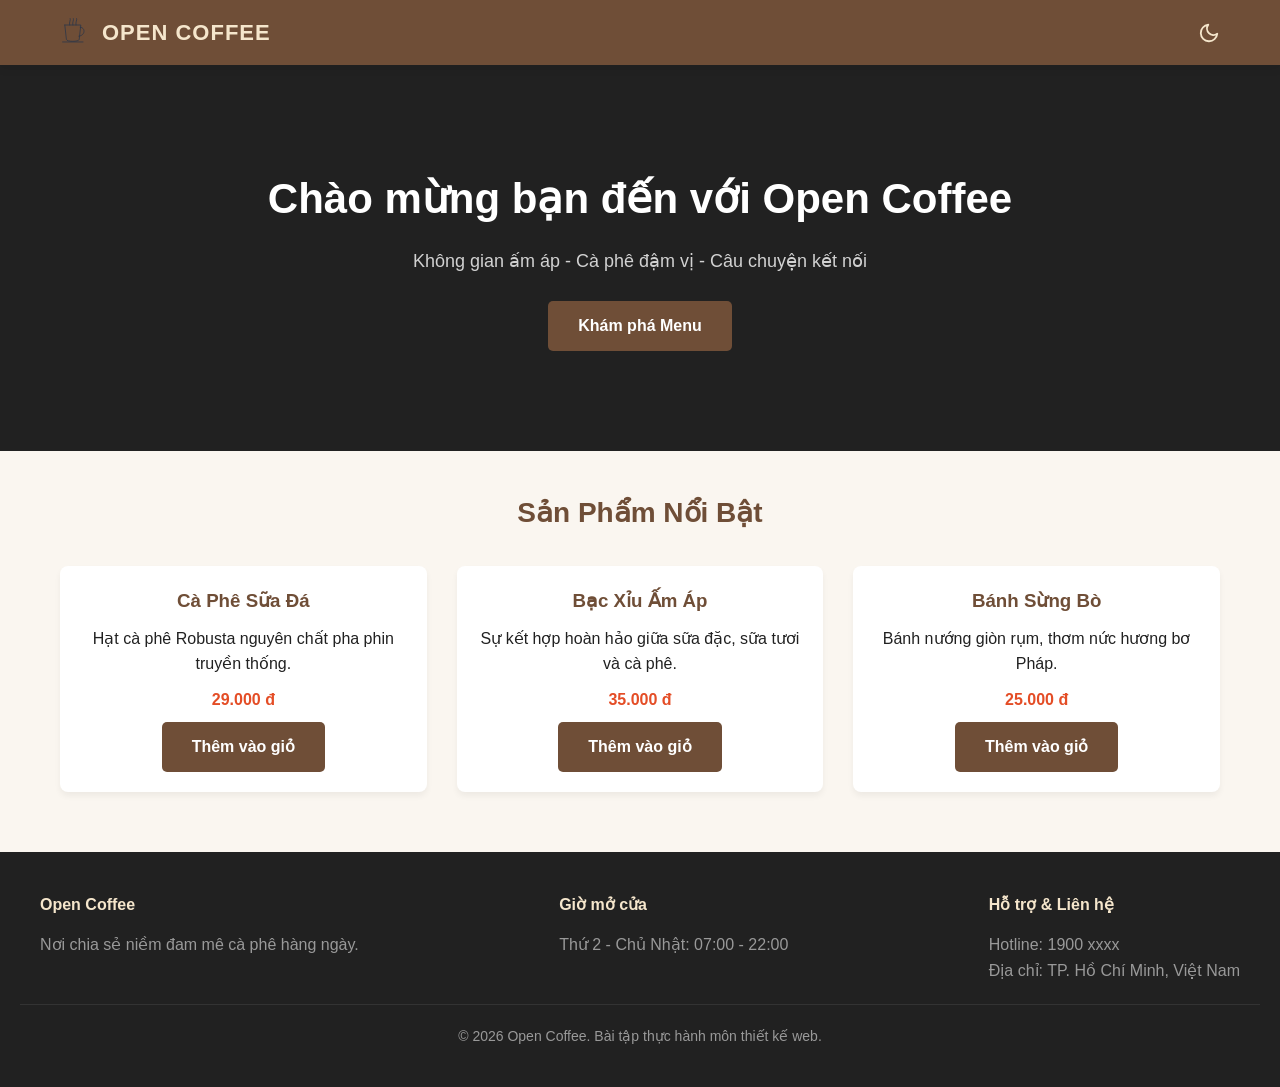
<file: index.html>
<!DOCTYPE html>
<html lang="vi">
<head>
    <meta charset="UTF-8">
    <meta name="viewport" content="width=device-width, initial-scale=1.0">
    <title>Open Coffee - Hương vị kết nối</title>
    <link rel="icon" type="image/svg+xml" href="favicon.svg">
    <link rel="stylesheet" href="style.css">
    <link rel="preconnect" href="https://fonts.googleapis.com">
    <link rel="preconnect" href="https://fonts.gstatic.com" crossorigin>
    <link href="https://fonts.googleapis.com/css2?family=Inter:wght@400;500;600&family=Playfair+Display:wght@700&display=swap" rel="stylesheet">
    <script>
      (function () {
        const saved = localStorage.getItem("theme");
        const prefersDark = window.matchMedia("(prefers-color-scheme: dark)").matches;
        document.documentElement.setAttribute("data-theme", saved || (prefersDark ? "dark" : "light"));
      })();
    </script>
</head>
<body>

    <div id="nav-sentinel"></div>

    <header>
        <nav class="nav-container">
            <a href="index.html" class="logo" aria-label="Open Coffee - về trang chủ">
                <img src="favicon.svg" alt="" class="logo-img" width="32" height="32">
                <span class="logo-text">Open Coffee</span>
            </a>

            <ul class="nav-menu" id="nav-mobile">
                <li><a href="index.html" class="active">Trang chủ</a></li>
                <li><a href="gioithieu.html">Giới thiệu</a></li>
                <li><a href="thucdon.html">Thực đơn</a></li>
                <li><a href="lienhe.html">Liên hệ</a></li>
            </ul>

            <div class="nav-actions">
                <button id="dark-mode-toggle" type="button" aria-pressed="false" aria-label="Chuyển chế độ tối">
                    <svg class="icon-moon" viewBox="0 0 24 24" fill="none" stroke="currentColor" stroke-width="2" stroke-linecap="round" stroke-linejoin="round" aria-hidden="true">
                        <path d="M21 12.79A9 9 0 1 1 11.21 3 7 7 0 0 0 21 12.79Z"/>
                    </svg>
                    <svg class="icon-sun" viewBox="0 0 24 24" fill="none" stroke="currentColor" stroke-width="2" stroke-linecap="round" stroke-linejoin="round" aria-hidden="true">
                        <circle cx="12" cy="12" r="4"/>
                        <path d="M12 2v2M12 20v2M4.93 4.93l1.41 1.41M17.66 17.66l1.41 1.41M2 12h2M20 12h2M6.34 17.66l-1.41 1.41M19.07 4.93l-1.41 1.41"/>
                    </svg>
                </button>
                <button aria-controls="nav-mobile" aria-expanded="false" aria-label="Mở menu" class="nav-toggle">
                    <span></span><span></span><span></span>
                </button>
            </div>
        </nav>
    </header>

    <section class="hero">
        <h1>Chào mừng bạn đến với Open Coffee</h1>
        <p>Không gian ấm áp - Cà phê đậm vị - Câu chuyện kết nối</p>
        <a href="thucdon.html" class="btn">Khám phá Menu</a>
    </section>

    <main class="container">
        <h2 class="section-title">Sản Phẩm Nổi Bật</h2>
        <div class="grid">
            <div class="card">
                
                <h3>Cà Phê Sữa Đá</h3>
                <p>Hạt cà phê Robusta nguyên chất pha phin truyền thống.</p>
                <p class="price">29.000 đ</p>
                <a href="thucdon.html" class="btn">Thêm vào giỏ</a>
            </div>
            <div class="card">
                
                <h3>Bạc Xỉu Ấm Áp</h3>
                <p>Sự kết hợp hoàn hảo giữa sữa đặc, sữa tươi và cà phê.</p>
                <p class="price">35.000 đ</p>
                <a href="thucdon.html" class="btn">Thêm vào giỏ</a>
            </div>
            <div class="card">
                
                <h3>Bánh Sừng Bò</h3>
                <p>Bánh nướng giòn rụm, thơm nức hương bơ Pháp.</p>
                <p class="price">25.000 đ</p>
                <a href="thucdon.html" class="btn">Thêm vào giỏ</a>
            </div>
        </div>
    </main>

    <footer>
        <div class="footer-content">
            <div class="footer-col">
                <h4>Open Coffee</h4>
                <p>Nơi chia sẻ niềm đam mê cà phê hàng ngày.</p>
            </div>
            <div class="footer-col">
                <h4>Giờ mở cửa</h4>
                <p>Thứ 2 - Chủ Nhật: 07:00 - 22:00</p>
            </div>
            <div class="footer-col">
                <h4>Hỗ trợ & Liên hệ</h4>
                <p>Hotline: 1900 xxxx</p>
                <p>Địa chỉ: TP. Hồ Chí Minh, Việt Nam</p>
            </div>
        </div>
        <div class="footer-bottom">
            &copy; 2026 Open Coffee. Bài tập thực hành môn thiết kế web.
        </div>
    </footer>

    <button type="button" id="nut-len-dau" class="to-top" aria-label="Lên đầu trang">
        <svg viewBox="0 0 24 24" fill="none" stroke="currentColor" stroke-width="2" stroke-linecap="round" stroke-linejoin="round" aria-hidden="true">
            <path d="M12 19V5M5 12l7-7 7 7" />
        </svg>
    </button>

    <script type="module" src="./js/main.js"></script>

</body>
</html>
</file>
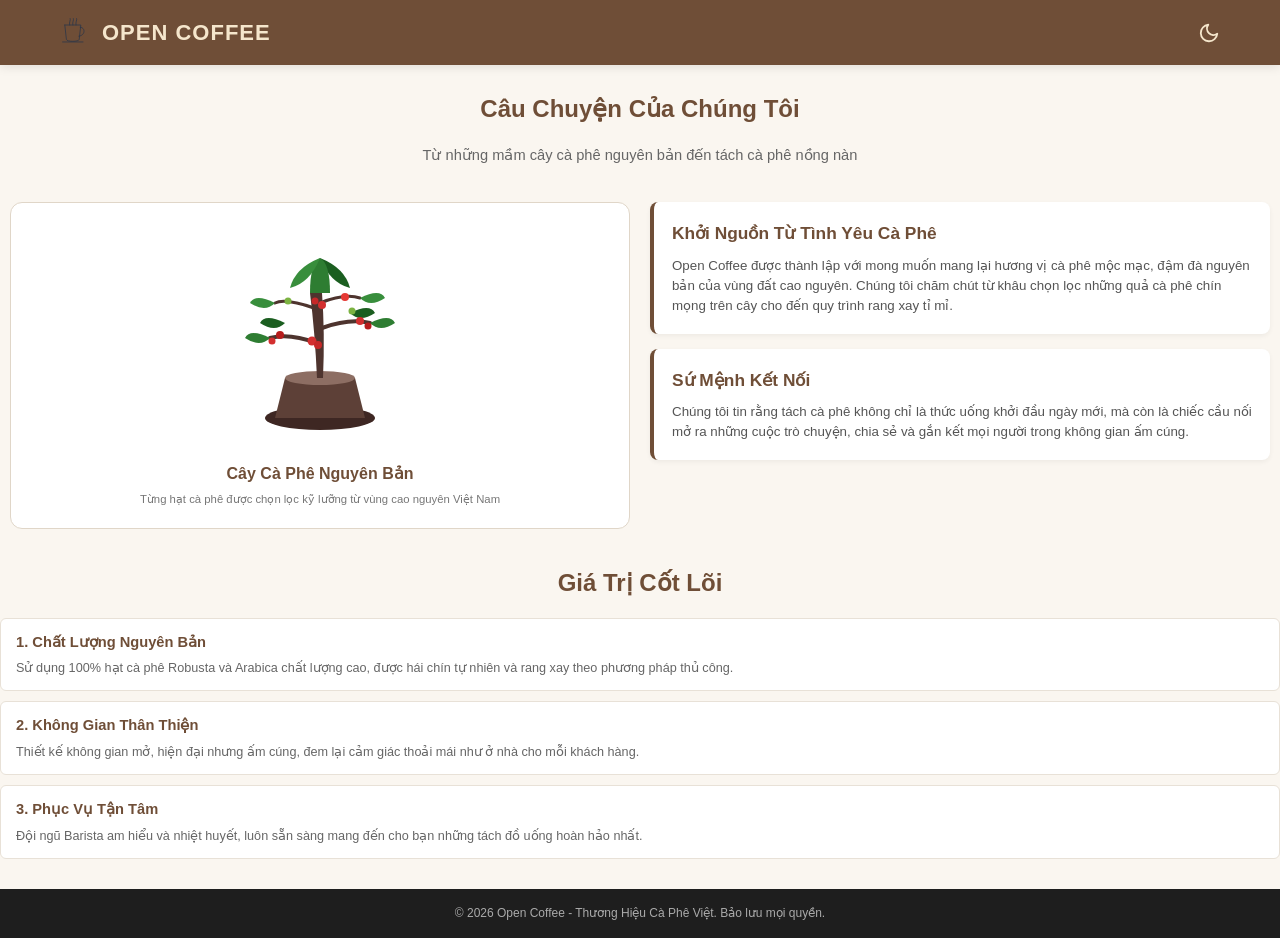
<file: gioithieu.html>
<!DOCTYPE html>
<html lang="vi">
<head>
    <meta charset="UTF-8">
    <meta name="viewport" content="width=device-width, initial-scale=1.0">
    <title>Giới Thiệu Thương Hiệu - Open Coffee</title>
    <link rel="icon" type="image/svg+xml" href="favicon.svg">
    <link rel="stylesheet" href="style.css">
    <link rel="stylesheet" href="https://cdnjs.cloudflare.com/ajax/libs/font-awesome/6.5.1/css/all.min.css">
    <script>
      (function () {
        const saved = localStorage.getItem("theme");
        const prefersDark = window.matchMedia("(prefers-color-scheme: dark)").matches;
        document.documentElement.setAttribute("data-theme", saved || (prefersDark ? "dark" : "light"));
      })();
    </script>
</head>
<body>

   <header>
        <nav class="nav-container">
            <a href="index.html" class="logo" aria-label="Open Coffee - về trang chủ">
                <img src="favicon.svg" alt="" class="logo-img" width="32" height="32">
                <span class="logo-text">Open Coffee</span>
            </a>

            <ul class="nav-menu" id="nav-mobile">
                <li><a href="index.html" >Trang chủ</a></li>
                <li><a href="gioithieu.html" class="active">Giới thiệu</a></li>
                <li><a href="thucdon.html">Thực đơn</a></li>
                <li><a href="lienhe.html">Liên hệ</a></li>
            </ul>

            <div class="nav-actions">
                <button id="dark-mode-toggle" type="button" aria-pressed="false" aria-label="Chuyển chế độ tối">
                    <svg class="icon-moon" viewBox="0 0 24 24" fill="none" stroke="currentColor" stroke-width="2" stroke-linecap="round" stroke-linejoin="round" aria-hidden="true">
                        <path d="M21 12.79A9 9 0 1 1 11.21 3 7 7 0 0 0 21 12.79Z"/>
                    </svg>
                    <svg class="icon-sun" viewBox="0 0 24 24" fill="none" stroke="currentColor" stroke-width="2" stroke-linecap="round" stroke-linejoin="round" aria-hidden="true">
                        <circle cx="12" cy="12" r="4"/>
                        <path d="M12 2v2M12 20v2M4.93 4.93l1.41 1.41M17.66 17.66l1.41 1.41M2 12h2M20 12h2M6.34 17.66l-1.41 1.41M19.07 4.93l-1.41 1.41"/>
                    </svg>
                </button>
                <button aria-controls="nav-mobile" aria-expanded="false" aria-label="Mở menu" class="nav-toggle">
                    <span></span><span></span><span></span>
                </button>
            </div>
        </nav>
    </header>

    <!-- Story Section -->
    <div class="section-title-print">Câu Chuyện Của Chúng Tôi</div>
    <div class="section-subtitle">Từ những mầm cây cà phê nguyên bản đến tách cà phê nồng nàn</div>

    <table class="content-table">
        <tr>
            <td class="col-50">
                <!-- SVG Coffee Tree Illustration (tối ưu: gộp theo nhóm màu, viewBox gọn) -->
                <div class="illustration-box">
                    <svg width="240" height="220" viewBox="0 0 240 220" xmlns="http://www.w3.org/2000/svg" role="img" aria-label="Minh hoạ cây cà phê trong chậu">
                        <!-- Pot / Soil -->
                        <g>
                            <ellipse cx="120" cy="195" rx="55" ry="12" fill="#3e2723"/>
                            <path d="M75,195 L85,155 L155,155 L165,195 Z" fill="#5d4037"/>
                            <ellipse cx="120" cy="155" rx="35" ry="7" fill="#8d6e63"/>
                        </g>

                        <!-- Trunk & branches -->
                        <g fill="none" stroke="#4e342e" stroke-linecap="round">
                            <path d="M117,155 Q115,110 110,70 Q118,65 122,70 Q125,110 123,155 Z" fill="#4e342e" stroke="none"/>
                            <path d="M116,120 Q90,110 70,115" stroke-width="4"/>
                            <path d="M122,105 Q150,95 170,100" stroke-width="4"/>
                            <path d="M114,85 Q85,75 75,80" stroke-width="3"/>
                            <path d="M120,80 Q145,70 160,75" stroke-width="3"/>
                        </g>

                        <!-- Leaves: dark green -->
                        <g fill="#1b5e20">
                            <path d="M120,35 Q145,45 150,65 Q130,60 120,35 Z"/>
                            <path d="M85,100 Q65,90 60,100 Q75,110 85,100 Z"/>
                            <path d="M150,90 Q170,80 175,90 Q160,100 150,90 Z"/>
                        </g>
                        <!-- Leaves: mid green -->
                        <g fill="#2e7d32">
                            <path d="M110,70 Q110,40 120,35 Q130,40 130,70 Z"/>
                            <path d="M70,115 Q50,105 45,115 Q60,125 70,115 Z"/>
                            <path d="M170,100 Q190,90 195,100 Q180,110 170,100 Z"/>
                        </g>
                        <!-- Leaves: light green -->
                        <g fill="#388e3c">
                            <path d="M120,35 Q95,45 90,65 Q110,60 120,35 Z"/>
                            <path d="M75,80 Q55,70 50,80 Q65,90 75,80 Z"/>
                            <path d="M160,75 Q180,65 185,75 Q170,85 160,75 Z"/>
                        </g>

                        <!-- Coffee cherries: ripe red -->
                        <g fill="#d32f2f">
                            <circle cx="112" cy="118" r="4.5"/>
                            <circle cx="72" cy="118" r="3.5"/>
                            <circle cx="160" cy="98" r="4"/>
                            <circle cx="122" cy="82" r="4"/>
                        </g>
                        <g fill="#c62828">
                            <circle cx="118" cy="122" r="4"/>
                            <circle cx="115" cy="78" r="3.5"/>
                        </g>
                        <g fill="#b71c1c">
                            <circle cx="80" cy="112" r="4"/>
                            <circle cx="168" cy="103" r="3.5"/>
                        </g>
                        <circle cx="145" cy="74" r="4" fill="#e53935"/>

                        <!-- Unripe green cherries -->
                        <g fill="#7cb342">
                            <circle cx="88" cy="78" r="3.5"/>
                            <circle cx="152" cy="88" r="3.5"/>
                        </g>
                    </svg>
                    <div class="illustration-title">Cây Cà Phê Nguyên Bản</div>
                    <p style="font-size: 8.5pt; color: #777; margin-top: 4px;">Từng hạt cà phê được chọn lọc kỹ lưỡng từ vùng cao nguyên Việt Nam</p>
                </div>
            </td>
            <td class="col-50">
                <div class="card-print">
                    <h3>Khởi Nguồn Từ Tình Yêu Cà Phê</h3>
                    <p>Open Coffee được thành lập với mong muốn mang lại hương vị cà phê mộc mạc, đậm đà nguyên bản của vùng đất cao nguyên. Chúng tôi chăm chút từ khâu chọn lọc những quả cà phê chín mọng trên cây cho đến quy trình rang xay tỉ mỉ.</p>
                </div>
                <div class="card-print">
                    <h3>Sứ Mệnh Kết Nối</h3>
                    <p>Chúng tôi tin rằng tách cà phê không chỉ là thức uống khởi đầu ngày mới, mà còn là chiếc cầu nối mở ra những cuộc trò chuyện, chia sẻ và gắn kết mọi người trong không gian ấm cúng.</p>
                </div>
            </td>
        </tr>
    </table>

    <!-- Core Values Section -->
    <div class="section-title-print">Giá Trị Cốt Lõi</div>

    <div class="value-item">
        <h4>1. Chất Lượng Nguyên Bản</h4>
        <p>Sử dụng 100% hạt cà phê Robusta và Arabica chất lượng cao, được hái chín tự nhiên và rang xay theo phương pháp thủ công.</p>
    </div>

    <div class="value-item">
        <h4>2. Không Gian Thân Thiện</h4>
        <p>Thiết kế không gian mở, hiện đại nhưng ấm cúng, đem lại cảm giác thoải mái như ở nhà cho mỗi khách hàng.</p>
    </div>

    <div class="value-item">
        <h4>3. Phục Vụ Tận Tâm</h4>
        <p>Đội ngũ Barista am hiểu và nhiệt huyết, luôn sẵn sàng mang đến cho bạn những tách đồ uống hoàn hảo nhất.</p>
    </div>

    <!-- Footer -->
    <div class="footer-print">
        &copy; 2026 Open Coffee - Thương Hiệu Cà Phê Việt. Bảo lưu mọi quyền.
    </div>

      <button type="button" id="nut-len-dau" class="to-top" aria-label="Lên đầu trang">
        <svg viewBox="0 0 24 24" fill="none" stroke="currentColor" stroke-width="2" stroke-linecap="round" stroke-linejoin="round" aria-hidden="true">
            <path d="M12 19V5M5 12l7-7 7 7" />
        </svg>
    </button>

    <script type="module" src="./js/main.js"></script>
    

</body>
</html>
</file>
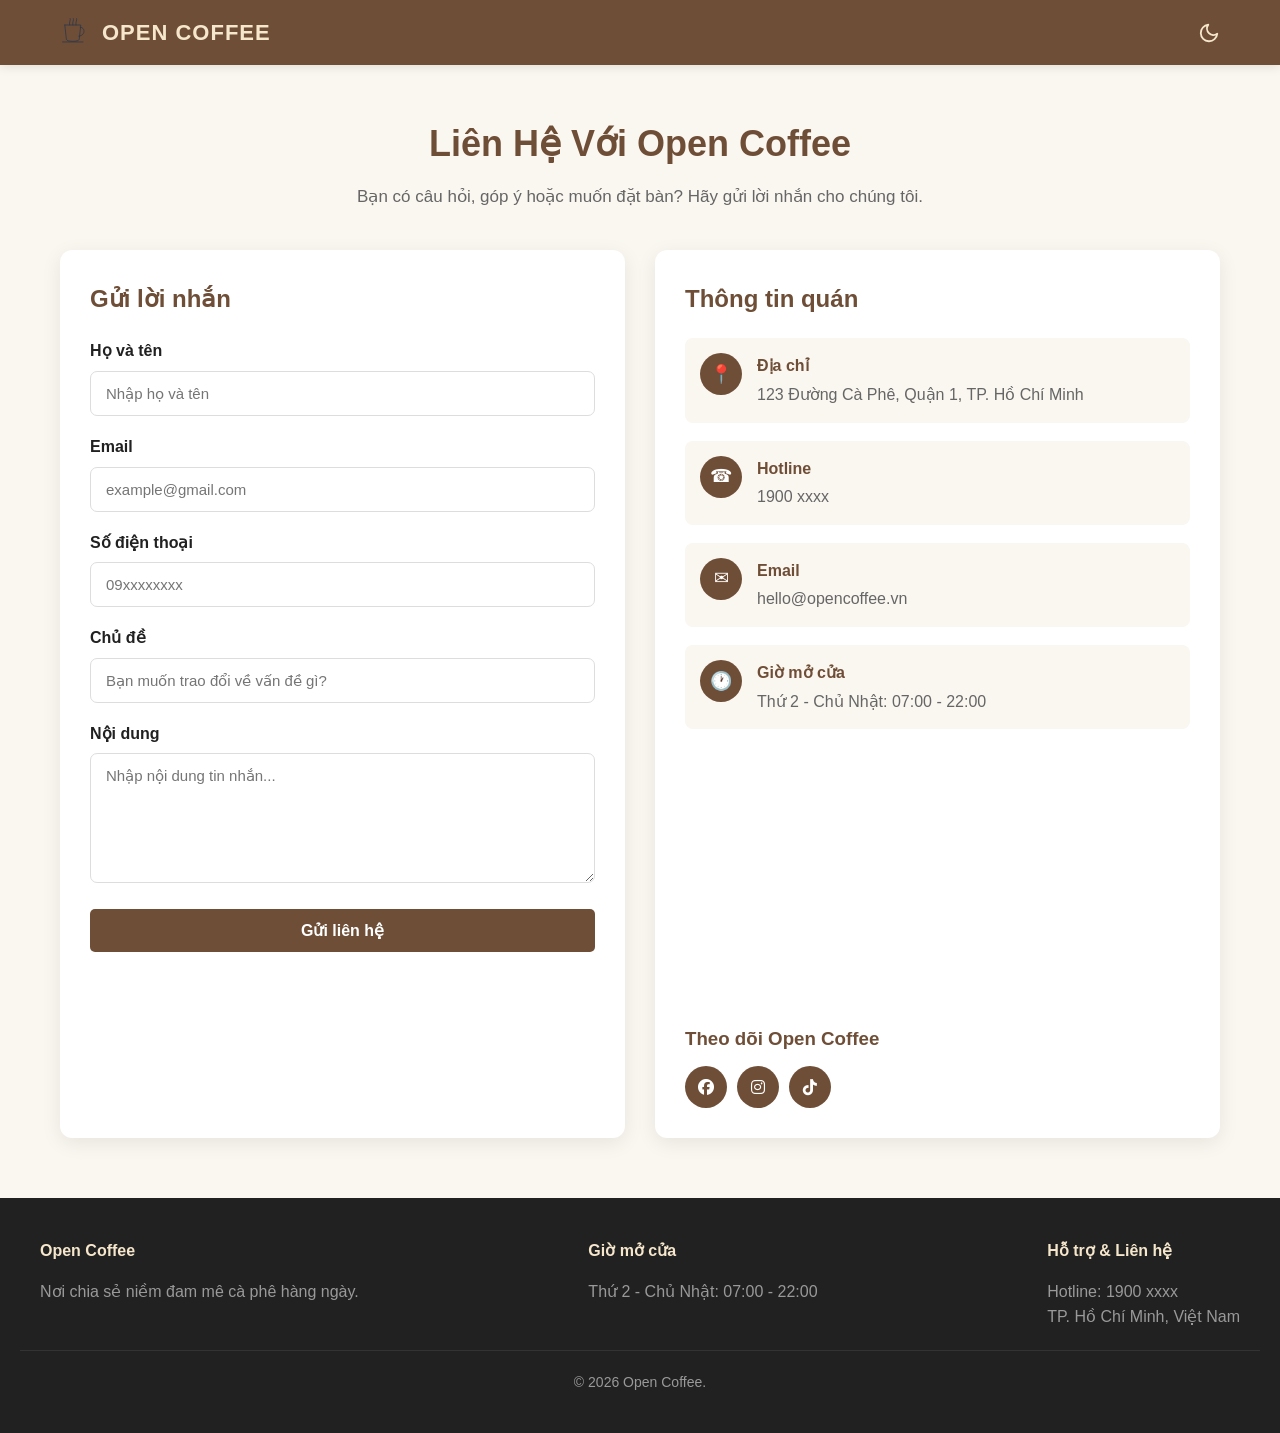
<file: lienhe.html>
<!DOCTYPE html>
<html lang="vi">
<head>
    <meta charset="UTF-8">
    <meta name="viewport" content="width=device-width, initial-scale=1.0">
    <title>Liên hệ - Open Coffee</title>
    <link rel="icon" type="image/svg+xml" href="favicon.svg">
    <link rel="stylesheet" href="style.css">
    <link rel="stylesheet" href="https://cdnjs.cloudflare.com/ajax/libs/font-awesome/6.5.1/css/all.min.css">
    <script>
      (function () {
        const saved = localStorage.getItem("theme");
        const prefersDark = window.matchMedia("(prefers-color-scheme: dark)").matches;
        document.documentElement.setAttribute("data-theme", saved || (prefersDark ? "dark" : "light"));
      })();
    </script>
</head>
<body>

    <div id="nav-sentinel"></div>

    <header>
        <nav class="nav-container">
            <a href="index.html" class="logo" aria-label="Open Coffee - về trang chủ">
                <img src="favicon.svg" alt="" class="logo-img" width="32" height="32">
                <span class="logo-text">Open Coffee</span>
            </a>

            <ul class="nav-menu" id="nav-mobile">
                <li><a href="index.html">Trang chủ</a></li>
                <li><a href="gioithieu.html">Giới thiệu</a></li>
                <li><a href="thucdon.html">Thực đơn</a></li>
                <li><a href="lienhe.html" class="active">Liên hệ</a></li>
            </ul>

            <div class="nav-actions">
                <button id="dark-mode-toggle" type="button" aria-pressed="false" aria-label="Chuyển chế độ tối">
                    <svg class="icon-moon" viewBox="0 0 24 24" fill="none" stroke="currentColor" stroke-width="2" stroke-linecap="round" stroke-linejoin="round" aria-hidden="true">
                        <path d="M21 12.79A9 9 0 1 1 11.21 3 7 7 0 0 0 21 12.79Z"/>
                    </svg>
                    <svg class="icon-sun" viewBox="0 0 24 24" fill="none" stroke="currentColor" stroke-width="2" stroke-linecap="round" stroke-linejoin="round" aria-hidden="true">
                        <circle cx="12" cy="12" r="4"/>
                        <path d="M12 2v2M12 20v2M4.93 4.93l1.41 1.41M17.66 17.66l1.41 1.41M2 12h2M20 12h2M6.34 17.66l-1.41 1.41M19.07 4.93l-1.41 1.41"/>
                    </svg>
                </button>
                <button aria-controls="nav-mobile" aria-expanded="false" aria-label="Mở menu" class="nav-toggle">
                    <span></span><span></span><span></span>
                </button>
            </div>
        </nav>
    </header>

    <main class="contact-page">
        <section class="contact-intro">
            <h1>Liên Hệ Với Open Coffee</h1>
            <p>Bạn có câu hỏi, góp ý hoặc muốn đặt bàn? Hãy gửi lời nhắn cho chúng tôi.</p>
        </section>
        <div class="contact-wrapper">
            <section class="contact-box">
                <h2>Gửi lời nhắn</h2>
                <form class="contact-form" id="contactForm">
                    <label for="name">Họ và tên</label>
                    <input type="text" id="name" name="name" placeholder="Nhập họ và tên" required>

                    <label for="email">Email</label>
                    <input type="email" id="email" name="email" placeholder="example@gmail.com" required>

                    <label for="phone">Số điện thoại</label>
                    <input type="tel" id="phone" name="phone" placeholder="09xxxxxxxx">

                    <label for="subject">Chủ đề</label>
                    <input type="text" id="subject" name="subject" placeholder="Bạn muốn trao đổi về vấn đề gì?">

                    <label for="message">Nội dung</label>
                    <textarea id="message" name="message" placeholder="Nhập nội dung tin nhắn..." required></textarea>

                    <button type="submit" class="btn">Gửi liên hệ</button>
                    <div class="form-message" id="formMessage">✓ Cảm ơn bạn! Tin nhắn đã được ghi nhận.</div>
                </form>
            </section>

            <section class="contact-box">
                <h2>Thông tin quán</h2>
                <div class="contact-info">
                    <div class="info-item">
                        <div class="info-icon">📍</div>
                        <div>
                            <h3>Địa chỉ</h3>
                            <p>123 Đường Cà Phê, Quận 1, TP. Hồ Chí Minh</p>
                        </div>
                    </div>
                    <div class="info-item">
                        <div class="info-icon">☎</div>
                        <div>
                            <h3>Hotline</h3>
                            <p><a href="tel:19000000">1900 xxxx</a></p>
                        </div>
                    </div>
                    <div class="info-item">
                        <div class="info-icon">✉</div>
                        <div>
                            <h3>Email</h3>
                            <p><a href="mailto:hello@opencoffee.vn">hello@opencoffee.vn</a></p>
                        </div>
                    </div>
                    <div class="info-item">
                        <div class="info-icon">🕐</div>
                        <div>
                            <h3>Giờ mở cửa</h3>
                            <p>Thứ 2 - Chủ Nhật: 07:00 - 22:00</p>
                        </div>
                    </div>
                </div>

                <div class="map">
                    <iframe
                        src="https://www.google.com/maps/embed?pb=!1m18!1m12!1m3!1d3919.489799292158!2d106.699411!3d10.773727!2m3!1f0!2f0!3f0!3m2!1i1024!2i768!4f13.1!3m3!1m2!1s0x0%3A0x0!2zMTDCsDQ2JzI1LjQiTiAxMDbCsDQxJzU3LjkiRQ!5e0!3m2!1svi!2svn!4v1625000000000"
                        allowfullscreen
                        loading="lazy"
                        referrerpolicy="no-referrer-when-downgrade">
                    </iframe>
                </div>

                
                   
                    <div class="social-contact">
  <h3>Theo dõi Open Coffee</h3>
  <div class="social-links">
    <!-- Facebook -->
    <a href="https://facebook.com/" target="_blank">
      <i class="fa-brands fa-facebook"></i>
    </a>

    <!-- Instagram -->
    <a href="https://instagram.com/" target="_blank">
      <i class="fa-brands fa-instagram"></i>
    </a>

    <!-- TikTok -->
    <a href="https://tiktok.com/" target="_blank">
      <i class="fa-brands fa-tiktok"></i>
    </a>
  </div>
</div>
                </div>
           
        </div>
         </section>
    </main>

    <footer>
        <div class="footer-content">
            <div class="footer-col">
                <h4>Open Coffee</h4>
                <p>Nơi chia sẻ niềm đam mê cà phê hàng ngày.</p>
            </div>
            <div class="footer-col">
                <h4>Giờ mở cửa</h4>
                <p>Thứ 2 - Chủ Nhật: 07:00 - 22:00</p>
            </div>
            <div class="footer-col">
                <h4>Hỗ trợ & Liên hệ</h4>
                <p>Hotline: 1900 xxxx</p>
                <p>TP. Hồ Chí Minh, Việt Nam</p>
            </div>
        </div>
        <div class="footer-bottom">
            &copy; 2026 Open Coffee.
        </div>
    </footer>

    <button type="button" id="nut-len-dau" class="to-top" aria-label="Lên đầu trang">
        <svg viewBox="0 0 24 24" fill="none" stroke="currentColor" stroke-width="2" stroke-linecap="round" stroke-linejoin="round" aria-hidden="true">
            <path d="M12 19V5M5 12l7-7 7 7" />
        </svg>
    </button>

    <script type="module" src="./js/main.js"></script>
    <script src="lienhe.js"></script>
</body>
</html>
</file>
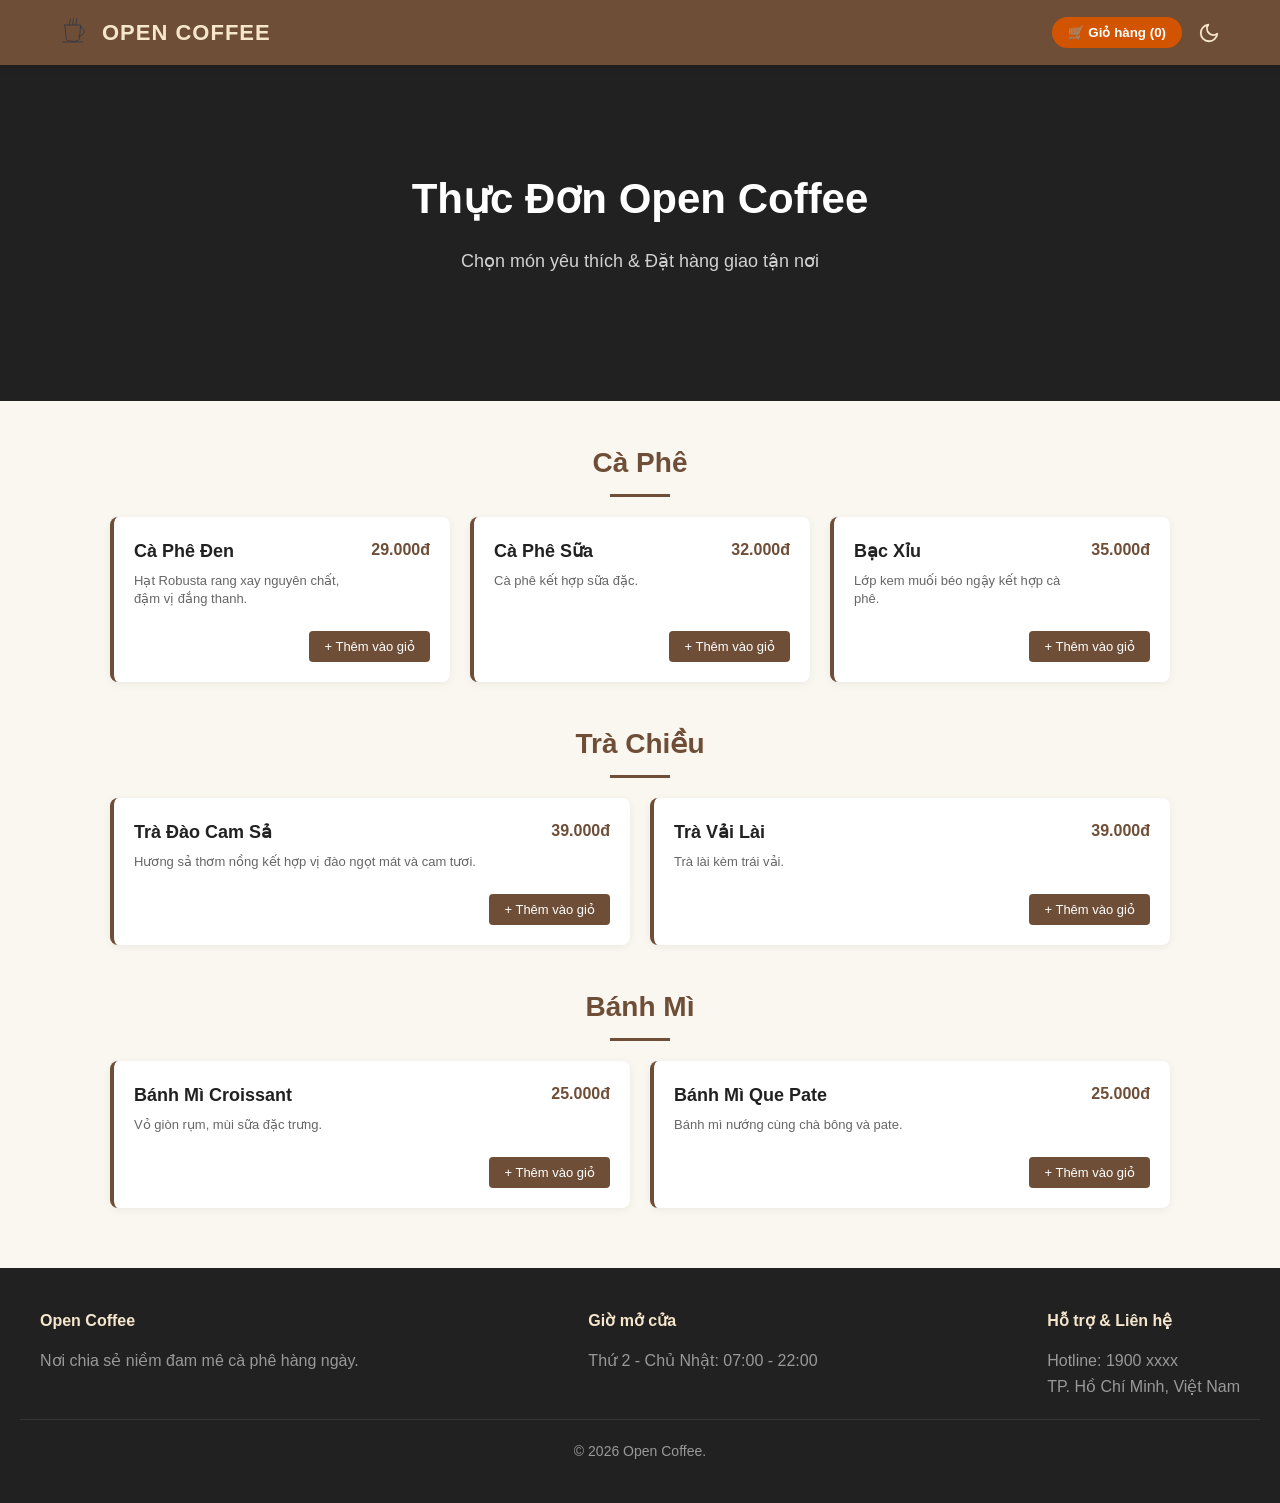
<file: thucdon.html>
<!DOCTYPE html>
<html lang="vi">
<head>
    <meta charset="UTF-8">
    <meta name="viewport" content="width=device-width, initial-scale=1.0">
    <title>Thực đơn & Đặt hàng - Open Coffee</title>
    <link rel="icon" type="image/svg+xml" href="favicon.svg">
    <link rel="stylesheet" href="style.css">
    <script>
      (function () {
        const saved = localStorage.getItem("theme");
        const prefersDark = window.matchMedia("(prefers-color-scheme: dark)").matches;
        document.documentElement.setAttribute("data-theme", saved || (prefersDark ? "dark" : "light"));
      })();
    </script>
</head>
<body>

    <div id="nav-sentinel"></div>

    <header>
        <nav class="nav-container">
            <a href="index.html" class="logo" aria-label="Open Coffee - về trang chủ">
                <img src="favicon.svg" alt="" class="logo-img" width="32" height="32">
                <span class="logo-text">Open Coffee</span>
            </a>

            <ul class="nav-menu" id="nav-mobile">
                <li><a href="index.html">Trang chủ</a></li>
                <li><a href="gioithieu.html">Giới thiệu</a></li>
                <li><a href="thucdon.html" class="active">Thực đơn</a></li>
                <li><a href="lienhe.html">Liên hệ</a></li>
            </ul>

            <div class="nav-actions">
                <button class="cart-btn-header" type="button" onclick="openCart()">
                    🛒 Giỏ hàng (<span id="cart-count">0</span>)
                </button>
                <button id="dark-mode-toggle" type="button" aria-pressed="false" aria-label="Chuyển chế độ tối">
                    <svg class="icon-moon" viewBox="0 0 24 24" fill="none" stroke="currentColor" stroke-width="2" stroke-linecap="round" stroke-linejoin="round" aria-hidden="true">
                        <path d="M21 12.79A9 9 0 1 1 11.21 3 7 7 0 0 0 21 12.79Z"/>
                    </svg>
                    <svg class="icon-sun" viewBox="0 0 24 24" fill="none" stroke="currentColor" stroke-width="2" stroke-linecap="round" stroke-linejoin="round" aria-hidden="true">
                        <circle cx="12" cy="12" r="4"/>
                        <path d="M12 2v2M12 20v2M4.93 4.93l1.41 1.41M17.66 17.66l1.41 1.41M2 12h2M20 12h2M6.34 17.66l-1.41 1.41M19.07 4.93l-1.41 1.41"/>
                    </svg>
                </button>
                <button aria-controls="nav-mobile" aria-expanded="false" aria-label="Mở menu" class="nav-toggle">
                    <span></span><span></span><span></span>
                </button>
            </div>
        </nav>
    </header>

    <section class="hero">
        <h1>Thực Đơn Open Coffee</h1>
        <p>Chọn món yêu thích & Đặt hàng giao tận nơi</p>
    </section>

    <main class="menu-container">
        <!-- CÀ PHÊ -->
        <h2 class="category-title">Cà Phê</h2>
        <div class="menu-grid">
            <div class="menu-item">
                <div class="item-header">
                    <div class="item-info">
                        <h3>Cà Phê Đen</h3>
                        <p>Hạt Robusta rang xay nguyên chất, đậm vị đắng thanh.</p>
                    </div>
                    <div class="item-price">29.000đ</div>
                </div>
                <button class="btn-add" onclick="addToCart('Cà Phê Đen', 29000)">+ Thêm vào giỏ</button>
            </div>
            <div class="menu-item">
                <div class="item-header">
                    <div class="item-info">
                        <h3>Cà Phê Sữa</h3>
                        <p>Cà phê kết hợp sữa đặc.</p>
                    </div>
                    <div class="item-price">32.000đ</div>
                </div>
                <button class="btn-add" onclick="addToCart('Cà Phê Sữa', 32000)">+ Thêm vào giỏ</button>
            </div>
            <div class="menu-item">
                <div class="item-header">
                    <div class="item-info">
                        <h3>Bạc Xỉu</h3>
                        <p>Lớp kem muối béo ngậy kết hợp cà phê.</p>
                    </div>
                    <div class="item-price">35.000đ</div>
                </div>
                <button class="btn-add" onclick="addToCart('Bạc Xỉu', 35000)">+ Thêm vào giỏ</button>
            </div>
        </div>

        <!-- TRÀ -->
        <h2 class="category-title">Trà Chiều</h2>
        <div class="menu-grid">
            <div class="menu-item">
                <div class="item-header">
                    <div class="item-info">
                        <h3>Trà Đào Cam Sả</h3>
                        <p>Hương sả thơm nồng kết hợp vị đào ngọt mát và cam tươi.</p>
                    </div>
                    <div class="item-price">39.000đ</div>
                </div>
                <button class="btn-add" onclick="addToCart('Trà Đào Cam Sả', 39000)">+ Thêm vào giỏ</button>
            </div>
            <div class="menu-item">
                <div class="item-header">
                    <div class="item-info">
                        <h3>Trà Vải Lài</h3>
                        <p>Trà lài kèm trái vải.</p>
                    </div>
                    <div class="item-price">39.000đ</div>
                </div>
                <button class="btn-add" onclick="addToCart('Trà Vải Lài', 39000)">+ Thêm vào giỏ</button>
            </div>
        </div>

        <!-- BÁNH MÌ -->
        <h2 class="category-title">Bánh Mì</h2>
        <div class="menu-grid">
            <div class="menu-item">
                <div class="item-header">
                    <div class="item-info">
                        <h3>Bánh Mì Croissant</h3>
                        <p>Vỏ giòn rụm, mùi sữa đặc trưng.</p>
                    </div>
                    <div class="item-price">25.000đ</div>
                </div>
                <button class="btn-add" onclick="addToCart('Bánh Mì Croissant', 25000)">+ Thêm vào giỏ</button>
            </div>
            <div class="menu-item">
                <div class="item-header">
                    <div class="item-info">
                        <h3>Bánh Mì Que Pate</h3>
                        <p>Bánh mì nướng cùng chà bông và pate.</p>
                    </div>
                    <div class="item-price">25.000đ</div>
                </div>
                <button class="btn-add" onclick="addToCart('Bánh Mì Que Pate', 25000)">+ Thêm vào giỏ</button>
            </div>
        </div>
    </main>

    <!-- MODAL GIỎ HÀNG & ĐẶT HÀNG -->
    <div class="modal-overlay" id="cartModal">
        <div class="modal-content">
            <div class="modal-header">
                <h3>Giỏ Hàng Của Bạn</h3>
                <button class="close-btn" onclick="closeCart()">&times;</button>
            </div>

            <div class="cart-list" id="cartList"></div>

            <div class="cart-total">
                Tổng cộng: <span id="cartTotal">0đ</span>
            </div>

            <form class="order-form" onsubmit="handleOrderSubmit(event)">
                <h4 style="margin-bottom: 10px; color: var(--cafe-brown);">Thông tin giao hàng:</h4>
                <input type="text" id="custName" placeholder="Họ và tên *" required>
                <input type="tel" id="custPhone" placeholder="Số điện thoại *" required>
                <input type="text" id="custAddress" placeholder="Địa chỉ giao hàng *" required>
                <textarea id="custNote" rows="2" placeholder="Ghi chú thêm (ít đường, ít đá...)"></textarea>

                <button type="submit" class="btn-submit-order">XÁC NHẬN ĐẶT HÀNG</button>
            </form>
        </div>
    </div>

    <footer>
        <div class="footer-content">
            <div class="footer-col">
                <h4>Open Coffee</h4>
                <p>Nơi chia sẻ niềm đam mê cà phê hàng ngày.</p>
            </div>
            <div class="footer-col">
                <h4>Giờ mở cửa</h4>
                <p>Thứ 2 - Chủ Nhật: 07:00 - 22:00</p>
            </div>
            <div class="footer-col">
                <h4>Hỗ trợ & Liên hệ</h4>
                <p>Hotline: 1900 xxxx</p>
                <p>TP. Hồ Chí Minh, Việt Nam</p>
            </div>
        </div>
        <div class="footer-bottom">
            &copy; 2026 Open Coffee.
        </div>
    </footer>

    <button type="button" id="nut-len-dau" class="to-top" aria-label="Lên đầu trang">
        <svg viewBox="0 0 24 24" fill="none" stroke="currentColor" stroke-width="2" stroke-linecap="round" stroke-linejoin="round" aria-hidden="true">
            <path d="M12 19V5M5 12l7-7 7 7" />
        </svg>
    </button>

    <script type="module" src="./js/main.js"></script>
    <script src="thucdon.js"></script>

</body>
</html>
</file>
<file: style.css>
/* ============================================================
   1. BIẾN & CẤU HÌNH CHUNG
   ============================================================ */
:root {
    --cafe-brown: #6F4E37;
    --cafe-brown-dark: #553c2a;
    --cream: #F5E6CC;
    --dark-charcoal: #212121;
    --light-bg: #FAF6F0;
    --white: #FFFFFF;
    --orange: #d35400;
    --price-color: #e44d26;

    /* Theme (đổi theo data-theme) */
    --bg: var(--light-bg);
    --text: var(--dark-charcoal);
    --card-bg: var(--white);
    --header-bg: var(--cafe-brown);
    --header-text: var(--cream);
    --muted-text: #666;
}

[data-theme="dark"] {
    --bg: #121212;
    --text: #f0f0f0;
    --card-bg: #1e1e1e;
    --header-bg: #3d2b1f;   /* nâu tối hơn khi ở dark mode, vẫn giữ tông nâu */
    --header-text: var(--cream);
    --muted-text: #aaaaaa;
}

* {
    margin: 0;
    padding: 0;
    box-sizing: border-box;
    font-family: 'Segoe UI', Tahoma, Geneva, Verdana, sans-serif;
}

body {
    background-color: var(--bg);
    color: var(--text);
    line-height: 1.6;
    transition: background 0.3s, color 0.3s;
}

a {
    text-decoration: none;
    color: inherit;
}

/* ============================================================
   2. HEADER / NAVBAR (dùng chung mọi trang)
   ============================================================ */
header {
    background-color: var(--header-bg);
    position: sticky;
    top: 0;
    z-index: 1000;
    box-shadow: 0 2px 10px rgba(0,0,0,0.1);
    transition: background 0.3s;
}

header.scrolled {
    box-shadow: 0 2px 12px rgba(0,0,0,0.25);
}

.nav-container {
    max-width: 1200px;
    margin: 0 auto;
    display: flex;
    justify-content: space-between;
    align-items: center;
    padding: 15px 20px;
}

/* Logo (cụm ảnh + tên quán, bấm về trang chủ) */
.logo {
    display: flex;
    align-items: center;
    gap: 10px;
    color: var(--header-text);
    font-size: 22px;
    font-weight: bold;
    text-transform: uppercase;
    letter-spacing: 1px;
}

.logo-img {
    display: block;
}

.logo-text {
    color: var(--header-text);
}

/* Menu ngang */
.nav-menu {
    display: flex;
    list-style: none;
    gap: 25px;
}

.nav-menu.hidden {
    display: none;
}

.nav-menu a {
    color: var(--header-text);
    font-weight: 500;
    transition: color 0.3s;
}

.nav-menu a:hover,
.nav-menu a.active {
    color: var(--white);
    border-bottom: 2px solid var(--cream);
    padding-bottom: 5px;
}

/* Cụm nút bên phải: dark mode + hamburger */
.nav-actions {
    display: flex;
    align-items: center;
    gap: 16px;
    margin-left: 24px;
}

#dark-mode-toggle {
    background: none;
    border: none;
    cursor: pointer;
    display: flex;
    align-items: center;
    color: var(--header-text);
    width: 22px;
    height: 22px;
    padding: 0;
}

#dark-mode-toggle .icon-sun,
#dark-mode-toggle .icon-moon {
    width: 22px;
    height: 22px;
}

#dark-mode-toggle .icon-sun { display: none; }
[data-theme="dark"] #dark-mode-toggle .icon-moon { display: none; }
[data-theme="dark"] #dark-mode-toggle .icon-sun { display: block; }

.nav-toggle {
    display: none; /* bật ở @media mobile phía dưới nếu cần */
    background: none;
    border: none;
    cursor: pointer;
}

/* Nút giỏ hàng trong header (trang thực đơn) */
.cart-btn-header {
    background-color: var(--orange);
    color: white;
    border: none;
    padding: 8px 16px;
    border-radius: 20px;
    cursor: pointer;
    font-weight: bold;
    margin-left: 20px;
}

/* ============================================================
   3. HERO / BANNER (dùng chung)
   ============================================================ */
.hero {
    background-color: var(--dark-charcoal);
    color: var(--cream);
    padding: 100px 20px;
    text-align: center;
}

.hero h1 {
    font-size: 42px;
    margin-bottom: 15px;
    color: var(--white);
}

.hero p {
    font-size: 18px;
    color: #d1d1d1;
    margin-bottom: 25px;
}

.btn {
    display: inline-block;
    background-color: var(--cafe-brown);
    color: var(--white);
    padding: 12px 30px;
    border-radius: 5px;
    font-weight: bold;
    border: none;
    cursor: pointer;
    transition: background 0.3s;
}

.btn:hover {
    background-color: var(--cafe-brown-dark);
}

/* ============================================================
   4. BỐ CỤC NỘI DUNG CHUNG
   ============================================================ */
.container {
    max-width: 1200px;
    margin: 40px auto;
    padding: 0 20px;
}

.section-title {
    text-align: center;
    color: var(--cafe-brown);
    margin-bottom: 30px;
    font-size: 28px;
    position: relative;
}

/* ============================================================
   5. GRID SẢN PHẨM (Trang chủ)
   ============================================================ */
.grid {
    display: grid;
    grid-template-columns: repeat(auto-fit, minmax(280px, 1fr));
    gap: 30px;
}

.card {
    background-color: var(--card-bg);
    border-radius: 8px;
    overflow: hidden;
    box-shadow: 0 4px 6px rgba(0,0,0,0.05);
    padding: 20px;
    text-align: center;
    transition: background 0.3s;
}

.card img {
    width: 100%;
    height: 200px;
    object-fit: cover;
    border-radius: 6px;
    margin-bottom: 15px;
}

.card h3 {
    margin-bottom: 10px;
    color: var(--cafe-brown);
}

.price {
    font-weight: bold;
    color: var(--price-color);
    margin: 10px 0;
}

/* ============================================================
   6. TRANG THỰC ĐƠN
   ============================================================ */
.menu-container {
    max-width: 1100px;
    margin: 40px auto;
    padding: 0 20px;
}

.category-title {
    color: var(--cafe-brown);
    font-size: 28px;
    text-align: center;
    margin: 40px 0 20px;
    position: relative;
}

.category-title::after {
    content: '';
    display: block;
    width: 60px;
    height: 3px;
    background-color: var(--cafe-brown);
    margin: 8px auto 0;
}

.menu-grid {
    display: grid;
    grid-template-columns: repeat(auto-fit, minmax(300px, 1fr));
    gap: 20px;
}

.menu-item {
    background-color: var(--card-bg);
    border-radius: 8px;
    padding: 20px;
    box-shadow: 0 2px 8px rgba(0,0,0,0.06);
    display: flex;
    flex-direction: column;
    justify-content: space-between;
    border-left: 4px solid var(--cafe-brown);
    transition: background 0.3s;
}

.item-header {
    display: flex;
    justify-content: space-between;
    align-items: flex-start;
    margin-bottom: 8px;
}

.item-info {
    flex: 1;
    padding-right: 15px;
}

.item-info h3 {
    font-size: 18px;
    color: var(--text);
    margin-bottom: 6px;
}

.item-info p {
    font-size: 13px;
    color: var(--muted-text);
    line-height: 1.4;
}

.item-price {
    font-size: 16px;
    font-weight: bold;
    color: var(--cafe-brown);
    white-space: nowrap;
}

.btn-add {
    align-self: flex-end;
    margin-top: 15px;
    background-color: var(--cafe-brown);
    color: #fff;
    border: none;
    padding: 8px 15px;
    border-radius: 4px;
    cursor: pointer;
    font-size: 13px;
    transition: background 0.2s;
}

.btn-add:hover {
    background-color: var(--cafe-brown-dark);
}

/* --- Modal đặt hàng --- */
.modal-overlay {
    position: fixed;
    top: 0; left: 0; width: 100%; height: 100%;
    background: rgba(0,0,0,0.6);
    display: none;
    justify-content: center;
    align-items: center;
    z-index: 1000;
}

.modal-content {
    background: var(--card-bg);
    width: 90%;
    max-width: 550px;
    border-radius: 8px;
    padding: 25px;
    max-height: 90vh;
    overflow-y: auto;
}

.modal-header {
    display: flex;
    justify-content: space-between;
    align-items: center;
    border-bottom: 1px solid #eee;
    padding-bottom: 10px;
    margin-bottom: 15px;
}

.close-btn {
    background: none;
    border: none;
    font-size: 22px;
    cursor: pointer;
    color: #888;
}

.cart-list { margin-bottom: 15px; }

.cart-item {
    display: flex;
    justify-content: space-between;
    align-items: center;
    padding: 8px 0;
    border-bottom: 1px dashed #eee;
}

.cart-item-qty {
    display: flex;
    align-items: center;
    gap: 8px;
}

.cart-item-qty button {
    width: 24px;
    height: 24px;
    border: 1px solid #ccc;
    background: #f0f0f0;
    cursor: pointer;
}

.cart-total {
    text-align: right;
    font-size: 18px;
    font-weight: bold;
    color: var(--orange);
    margin: 15px 0;
}

.order-form input,
.order-form textarea {
    width: 100%;
    padding: 10px;
    margin-bottom: 12px;
    border: 1px solid #ccc;
    border-radius: 4px;
    font-size: 14px;
}

.btn-submit-order {
    width: 100%;
    background-color: var(--orange);
    color: white;
    border: none;
    padding: 12px;
    font-size: 16px;
    font-weight: bold;
    border-radius: 4px;
    cursor: pointer;
}

.btn-submit-order:hover { background-color: #b94600; }

/* ============================================================
   7. TRANG LIÊN HỆ
   ============================================================ */
.contact-page {
    max-width: 1200px;
    margin: 50px auto;
    padding: 0 20px;
}

.contact-intro {
    text-align: center;
    margin-bottom: 40px;
}

.contact-intro h1 {
    color: var(--cafe-brown);
    font-size: 36px;
    margin-bottom: 10px;
}

.contact-intro p {
    color: var(--muted-text);
    font-size: 17px;
}

.contact-wrapper {
    display: grid;
    grid-template-columns: 1fr 1fr;
    gap: 30px;
    align-items: stretch;
}

.contact-box {
    background: var(--card-bg);
    padding: 30px;
    border-radius: 12px;
    box-shadow: 0 5px 20px rgba(0, 0, 0, 0.08);
}

.contact-box h2 {
    color: var(--cafe-brown);
    margin-bottom: 20px;
    font-size: 24px;
}

.contact-form label {
    display: block;
    font-weight: 600;
    margin-bottom: 7px;
    color: var(--text);
}

.contact-form input,
.contact-form textarea {
    width: 100%;
    padding: 13px 15px;
    margin-bottom: 18px;
    border: 1px solid #ddd;
    border-radius: 7px;
    outline: none;
    font-size: 15px;
    transition: 0.3s;
    background: var(--card-bg);
    color: var(--text);
}

.contact-form input:focus,
.contact-form textarea:focus {
    border-color: var(--cafe-brown);
    box-shadow: 0 0 0 3px rgba(111, 78, 55, 0.12);
}

.contact-form textarea {
    resize: vertical;
    min-height: 130px;
}

.contact-form .btn {
    border: none;
    width: 100%;
    cursor: pointer;
    font-size: 16px;
}

.contact-info {
    display: flex;
    flex-direction: column;
    gap: 18px;
}

.info-item {
    display: flex;
    gap: 15px;
    padding: 15px;
    background: var(--bg);
    border-radius: 8px;
}

.info-icon {
    width: 42px;
    height: 42px;
    flex-shrink: 0;
    display: flex;
    align-items: center;
    justify-content: center;
    background: var(--cafe-brown);
    color: white;
    border-radius: 50%;
    font-size: 18px;
}

.info-item h3 {
    font-size: 16px;
    color: var(--cafe-brown);
    margin-bottom: 3px;
}

.info-item p { color: var(--muted-text); margin: 0; }
.info-item a { color: var(--muted-text); transition: 0.3s; }
.info-item a:hover { color: var(--cafe-brown); }

.map {
    margin-top: 20px;
    overflow: hidden;
    border-radius: 10px;
}

.map iframe {
    width: 100%;
    height: 250px;
    border: 0;
    display: block;
}

.social-contact { margin-top: 25px; }
.social-contact h3 { color: var(--cafe-brown); margin-bottom: 12px; }

.social-links { display: flex; gap: 10px; }

.social-links a {
    width: 42px;
    height: 42px;
    display: flex;
    align-items: center;
    justify-content: center;
    background: var(--cafe-brown);
    color: white;
    border-radius: 50%;
    transition: 0.3s;
}

.social-links a:hover {
    background: var(--cafe-brown-dark);
    transform: translateY(-3px);
}

.form-message {
    display: none;
    margin-top: 15px;
    padding: 12px;
    border-radius: 7px;
    background: #e8f5e9;
    color: #2e7d32;
    text-align: center;
}

/* ============================================================
   8. TRANG GIỚI THIỆU (bản in PDF)
   ============================================================ */
@page {
    size: A4;
    margin: 15mm 12mm;
    background-color: var(--light-bg);
}

.gioithieu-header {
    background-color: var(--cafe-brown);
    color: #ffffff;
    padding: 16px 25px;
    margin: -15mm -12mm 20px -12mm;
    display: table;
    width: calc(100% + 24mm);
}

.gioithieu-header .logo {
    display: table-cell;
    font-size: 20pt;
    vertical-align: middle;
}

.gioithieu-nav {
    display: table-cell;
    text-align: right;
    vertical-align: middle;
}

.gioithieu-nav span {
    color: #ffffff;
    margin-left: 20px;
    font-size: 11pt;
    font-weight: 500;
}

.gioithieu-nav span.active {
    border-bottom: 2px solid #ffffff;
    padding-bottom: 3px;
}

.hero-print {
    background-color: var(--dark-charcoal);
    color: #ffffff;
    text-align: center;
    padding: 40px 20px;
    margin: 0 -12mm 30px -12mm;
}

.hero-print h1 {
    font-size: 22pt;
    margin: 0 0 12px 0;
    color: #ffffff;
    font-weight: 700;
}

.hero-print p {
    color: #d1d1d1;
    font-size: 12pt;
    margin: 0 0 20px 0;
}

.hero-btn {
    display: inline-block;
    background-color: var(--cafe-brown);
    color: #ffffff;
    padding: 10px 24px;
    font-size: 11pt;
    font-weight: bold;
    border-radius: 4px;
    text-decoration: none;
}

.section-title-print {
    text-align: center;
    color: var(--cafe-brown);
    font-size: 18pt;
    font-weight: bold;
    margin: 25px 0 15px 0;
    page-break-after: avoid;
}

.section-subtitle {
    text-align: center;
    color: #666;
    font-size: 11pt;
    margin-bottom: 25px;
    page-break-after: avoid;
}

.content-table {
    width: 100%;
    border-collapse: collapse;
    margin-bottom: 25px;
}

.content-table td {
    vertical-align: top;
    padding: 10px;
}

.col-50 { width: 50%; }

.card-print {
    background: #ffffff;
    border-radius: 8px;
    padding: 18px;
    border-left: 4px solid var(--cafe-brown);
    box-shadow: 0 2px 5px rgba(0,0,0,0.05);
    margin-bottom: 15px;
}

.card-print h3 {
    color: var(--cafe-brown);
    font-size: 13pt;
    margin: 0 0 8px 0;
}

.card-print p {
    font-size: 10pt;
    color: #555;
    margin: 0;
    line-height: 1.5;
}

.illustration-box {
    background-color: #ffffff;
    border-radius: 12px;
    padding: 20px;
    text-align: center;
    border: 1px solid #e0d6c8;
}

.illustration-title {
    font-size: 12pt;
    font-weight: bold;
    color: var(--cafe-brown);
    margin-top: 10px;
}

.value-item {
    background: #ffffff;
    border-radius: 6px;
    padding: 12px 15px;
    margin-bottom: 10px;
    border: 1px solid #e8e1d7;
}

.value-item h4 {
    margin: 0 0 4px 0;
    color: var(--cafe-brown);
    font-size: 11pt;
}

.value-item p {
    margin: 0;
    font-size: 9.5pt;
    color: #666;
}

.footer-print {
    background-color: #1e1e1e;
    color: #aaaaaa;
    text-align: center;
    padding: 15px;
    font-size: 9pt;
    margin: 30px -12mm -15mm -12mm;
}

/* ============================================================
   9. FOOTER (dùng chung)
   ============================================================ */
footer {
    background-color: var(--dark-charcoal);
    color: #999;
    padding: 40px 20px;
    margin-top: 60px;
}

.footer-content {
    max-width: 1200px;
    margin: 0 auto;
    display: flex;
    flex-wrap: wrap;
    justify-content: space-between;
    gap: 30px;
}

.footer-col h4 {
    color: var(--cream);
    margin-bottom: 15px;
}

.footer-bottom {
    text-align: center;
    padding-top: 20px;
    margin-top: 20px;
    border-top: 1px solid #333;
    font-size: 14px;
}

/* ============================================================
   10. NÚT SCROLL-TO-TOP (dùng chung)
   ============================================================ */
#nut-len-dau {
    position: fixed;
    bottom: 24px;
    right: 24px;
    width: 44px;
    height: 44px;
    border: none;
    border-radius: 50%;
    background: var(--cafe-brown);
    color: #fff;
    display: flex;
    align-items: center;
    justify-content: center;
    cursor: pointer;
    opacity: 0;
    visibility: hidden;
    transform: translateY(10px);
    transition: opacity 0.25s, transform 0.25s, visibility 0.25s, background 0.3s;
    z-index: 50;
}

#nut-len-dau:hover {
    background: var(--cafe-brown-dark);
}

#nut-len-dau.show {
    opacity: 1;
    visibility: visible;
    transform: translateY(0);
}

#nut-len-dau svg { width: 20px; height: 20px; }

/* Header đơn giản riêng cho trang giới thiệu (layout in ấn, không sticky/dark-mode) */
.header {
    background-color: var(--cafe-brown);
    color: #ffffff;
    display: flex;
    justify-content: space-between;
    align-items: center;
    padding: 18px 80px;
}

.header .logo {
    color: #ffffff;
    font-size: 24px;
}

.nav span {
    margin-left: 25px;
    font-size: 16px;
    font-weight: 500;
}

.nav span a {
    color: #ffffff;
}

.nav span.active a,
.nav span a:hover {
    border-bottom: 2px solid #ffffff;
    padding-bottom: 4px;
}

/* Icon hamburger cho menu mobile */
.nav-toggle {
    flex-direction: column;
    justify-content: center;
    gap: 4px;
    width: 22px;
    height: 18px;
}

.nav-toggle span {
    display: block;
    width: 100%;
    height: 2px;
    background: var(--header-text);
    border-radius: 2px;
}

/* ============================================================
   11. RESPONSIVE
   ============================================================ */
@media (max-width: 768px) {
    .nav-container {
        flex-direction: column;
        gap: 15px;
    }
    .contact-wrapper {
        grid-template-columns: 1fr;
    }
    .menu-grid {
        grid-template-columns: 1fr;
    }
    .nav-toggle {
        display: flex;
    }
    .nav-menu {
        width: 100%;
        flex-direction: column;
        gap: 12px;
    }
    .header {
        flex-direction: column;
        gap: 12px;
        padding: 18px 20px;
        text-align: center;
    }
    .nav span {
        margin: 0 10px;
    }
}
</file>
